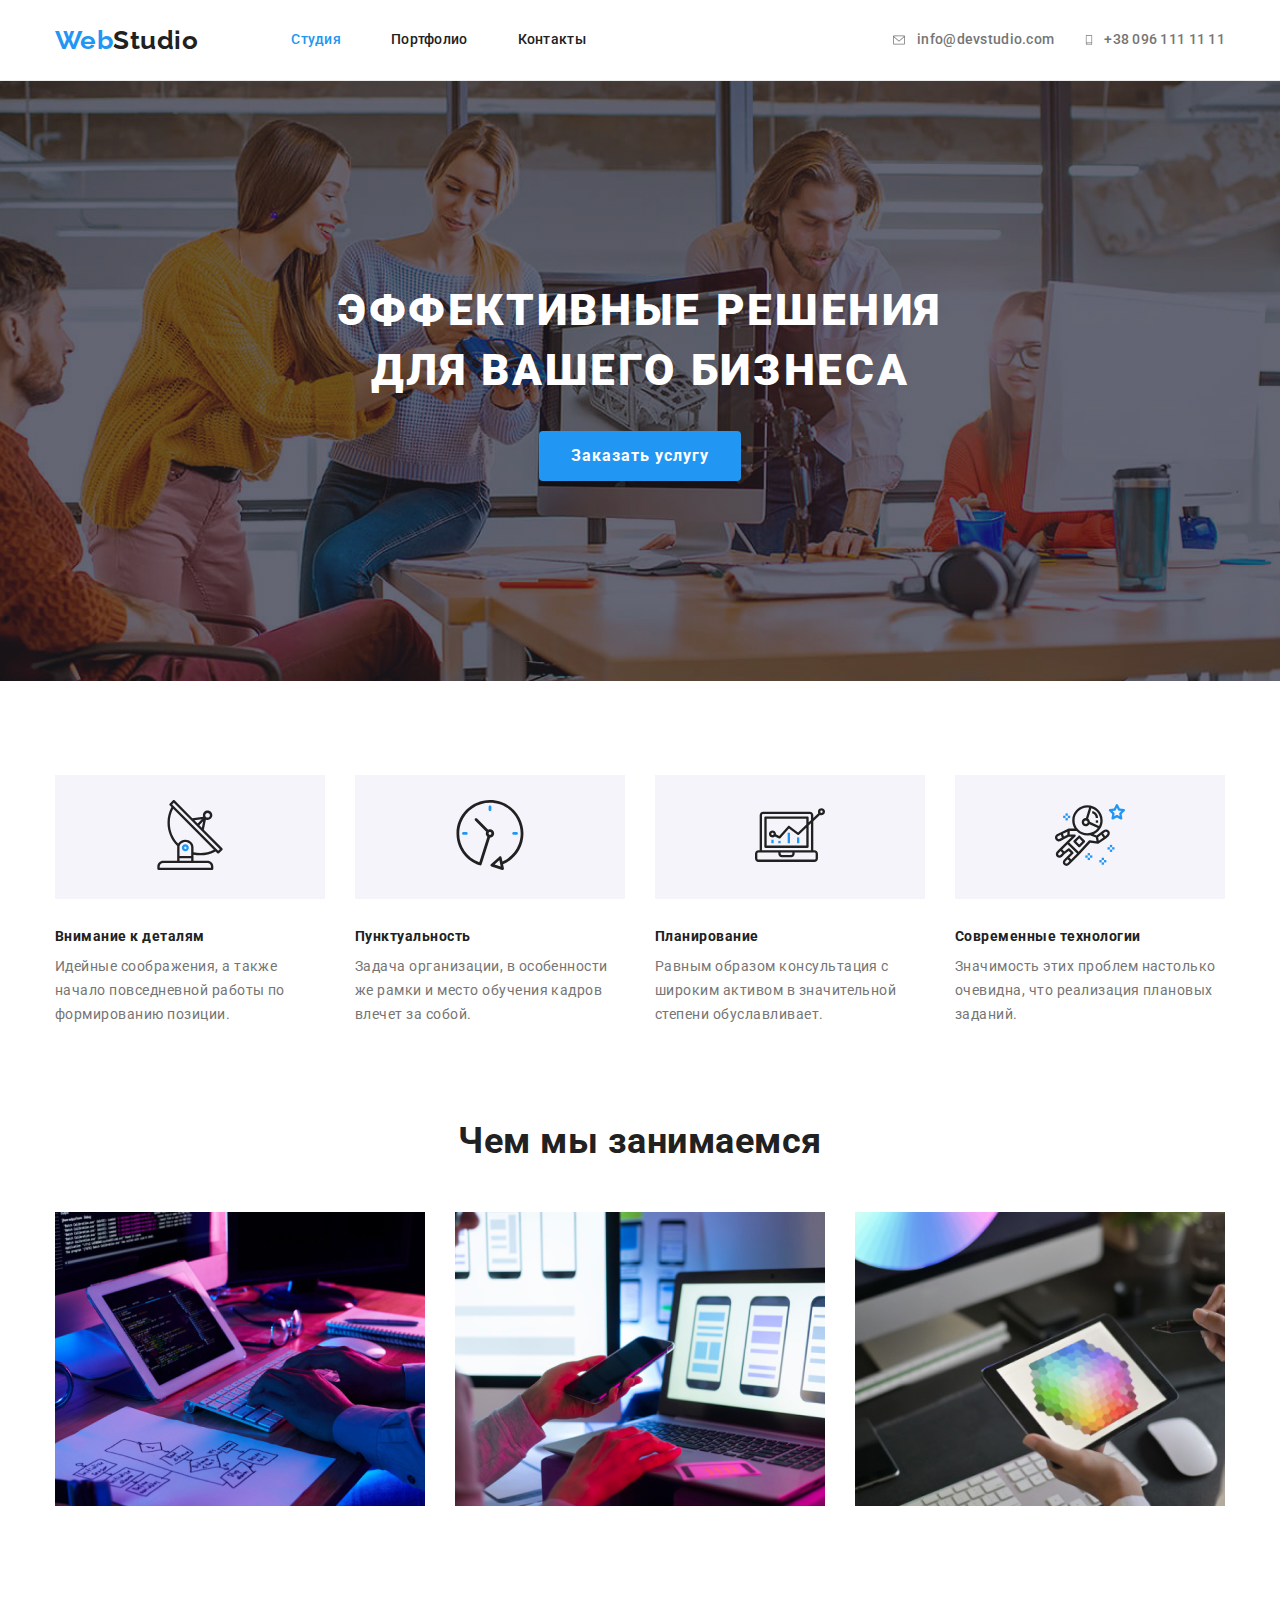
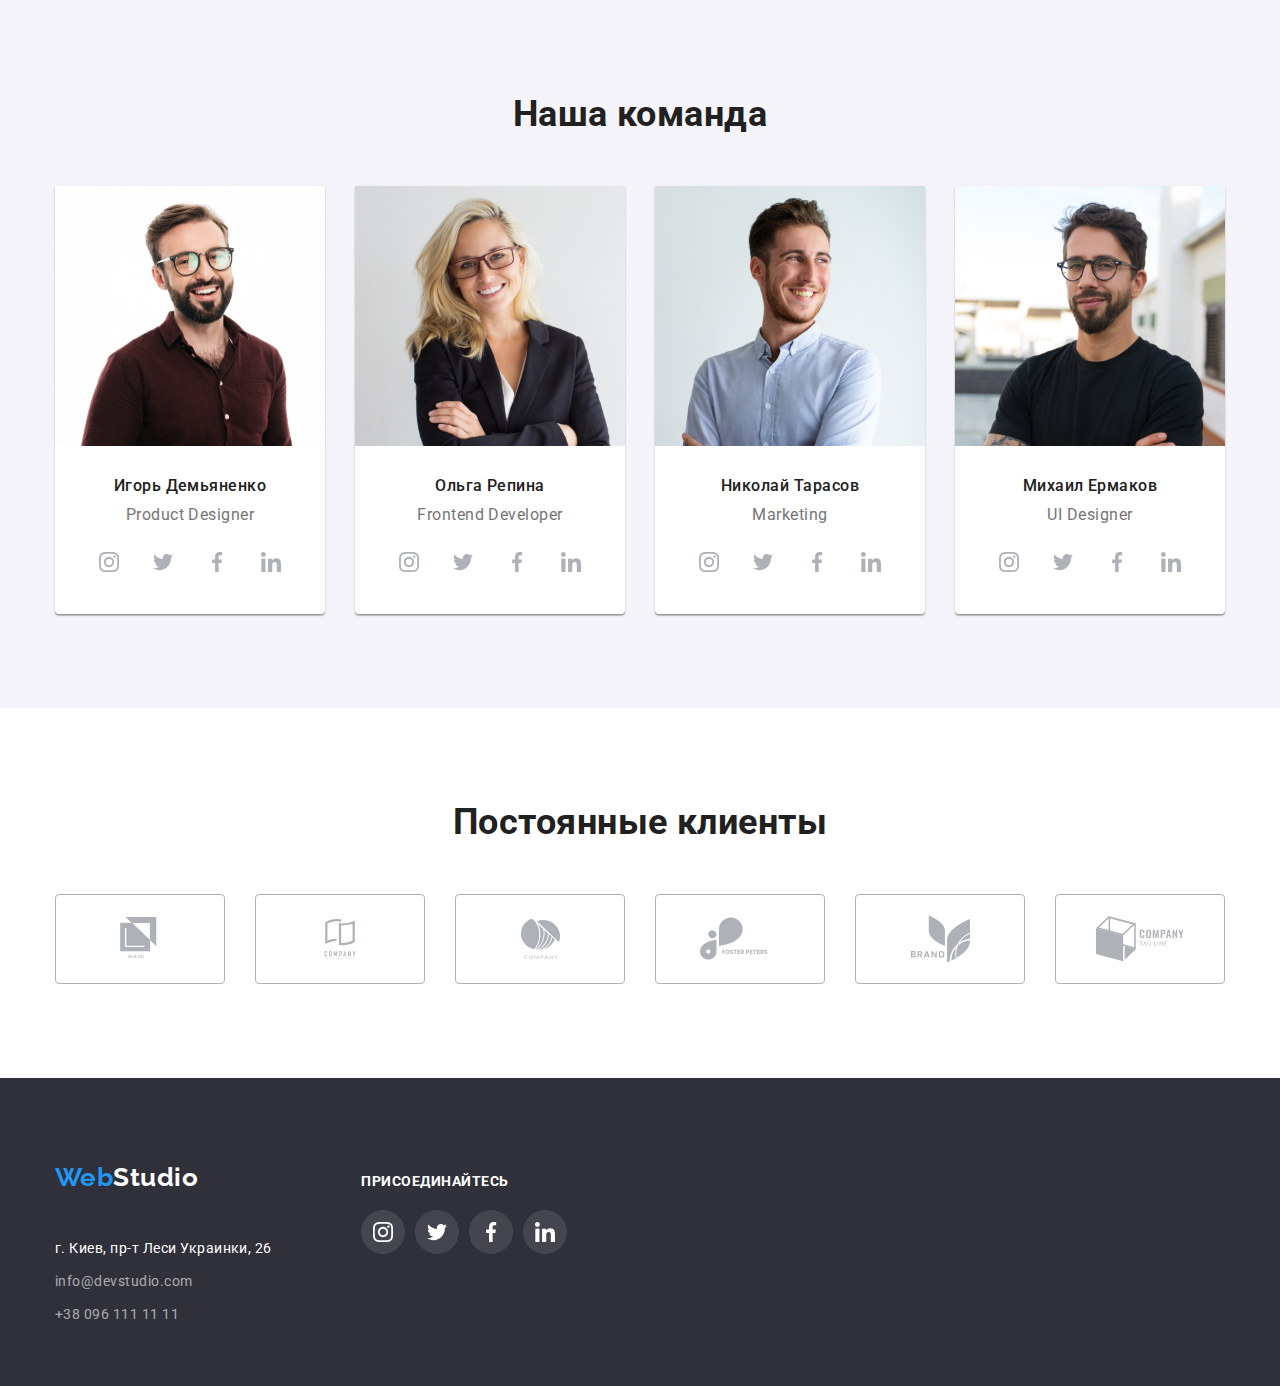
<file: index.html>
<!DOCTYPE html>
<html lang="ru">

<head>
    <meta charset="UTF-8">
    <meta name="viewport" content="width=device-width, initial-scale=1.0">
    <title>Web Studio (Version 2.0)</title>
    <link rel="preconnect" href="https://fonts.gstatic.com">
    <link href="https://fonts.googleapis.com/css2?family=Raleway:wght@700&family=Roboto:wght@400;500;700;900&display=swap" rel="stylesheet">
    <link rel="stylesheet" href="https://cdnjs.cloudflare.com/ajax/libs/modern-normalize/1.0.0/modern-normalize.min.css">
    <link rel="stylesheet" href="./css/style.css">
</head>

<body>
    <!--Шапка сайта-->
    <header class="page-header">
        <div class="header container">
            <nav class="nav">
                <a class="firm-name" href="./index.html"><span class="first-firm-name">Web</span><span
                        class="second-firm-name">Studio</span> </a>
                <ul class="site-nav list">
                    <li class="item"><a class="link current" href="./index.html">Студия</a></li>
                    <li class="item"><a class="link" href="./portfolio.html">Портфолио</a></li>
                    <li class="item"><a class="link" href="">Контакты</a></li>
                </ul>
            </nav>
            <div class="contact">
                <div class="contact-case">
                    <a class="contact link" href="mailto:info@devstudio.com">
                        <svg class="contact-icon" width="16" height="12">
                            <use href="./images/sprite.svg#mail"></use>
                        </svg>
                        info@devstudio.com
                    </a>
                </div>
                <div class="contact-case">
                    <a class="contact link" href="tel:+380961111111">
                        <svg class="contact-icon" width="10" height="16">
                            <use href="./images/sprite.svg#phone"></use>
                        </svg>
                        +38 096 111 11 11
                    </a>
                </div>
            </div>
        </div>
    </header>
    <main>
        <!--Блок герой -->
        <section class="hero">
            <div class="container">
                <h1 class="hero-title">Эффективные решения <br>для вашего бизнеса</h1>
                <button class="hero-button" type="button">Заказать услугу</button>
            </div>            
        </section>

        <!--Особености-->
        <section class="section features">
            <div class="container features">
                <h2 class="visually-hidden">Особености</h2>
                <ul class="features list">
                    <li class="item">
                        <div class="container-features icon">
                            <svg width="70px" height="70px">
                                <use href="./images/sprite.svg#antenna"></use>
                            </svg>
                        </div>
                        <h3 class="title">Внимание к деталям</h3>
                        <p class="text">Идейные соображения, а также начало повседневной работы по формированию позиции.</p>
                    </li>
                    <li class="item">
                        <div class="container-features icon">
                            <svg width="70px" height="70px">
                                <use href="./images/sprite.svg#clock"></use>
                            </svg>
                        </div>
                        <h3 class="title">Пунктуальность</h3>
                        <p class="text">Задача организации, в особенности же рамки и место обучения кадров влечет за собой.</p>
                    </li>
                    <li class="item">
                        <div class="container-features icon">
                            <svg width="70px" height="70px">
                                <use href="./images/sprite.svg#diagram"></use>
                            </svg>
                        </div>
                        <h3 class="title">Планирование</h3>
                        <p class="text">Равным образом консультация с широким активом в значительной степени обуславливает.</p>
                    </li>
                    <li class="item">
                        <div class="container-features icon">
                            <svg width="70px" height="70px">
                                <use href="./images/sprite.svg#astronaut"></use>
                            </svg>
                        </div>
                        <h3 class="title">Современные технологии</h3>
                        <p class="text">Значимость этих проблем настолько очевидна, что реализация плановых заданий.</p>
                    </li>
                </ul>
            </div>
        </section>
        <!--Чем мы занимаемся-->
        <section class="section projects">
            <div class="container">
                <h2 class="section-title">Чем мы занимаемся</h2>
                <ul class="projects list">
                    <li class="item">
                        <a class="link" href="">
                            <img src="./images/man-cody.jpg" alt="Человек кодит" width="370" height="294">
                        </a>
                    </li>
                    <li class="item">
                        <a class="link" href="">
                            <img src="./images/phone-in-hand.jpg" alt="Телефон в руках у человека" width="370" height="294">
                        </a>
                    </li>
                    <li class="item">
                        <a class="link" href="">
                            <img src="./images/tablet-with-a-palette-of-colors.jpg" alt="Планшет с палитрой цветов" width="370"
                                height="294">
                        </a>
                    </li>
                </ul>
            </div>
        </section>
        <!--Наша команда-->
        <section class="section team">
            <div class="container">
                <h2 class="section-title">Наша команда</h2>
                <ul class="team list">
                    <li class="item">
                        <img class="photo" src="./images/Игорь-Демьяненко.jpg" alt="Фотография Игорь Демьяненко" width="270" height="260">
                        <h3 class="staff-name">Игорь Демьяненко</h3>
                        <p class="specialty" lang="en">Product Designer</p>
                        <ul class="social-list list">
                            <li class="social-list item">
                                <a class="social-list link" href="https://www.instagram.com/" target="_blank" rel="noreferrer noopener">
                                    <svg class="social-list-icon" width="20px" height="20px">
                                        <use href="./images/sprite.svg#instagram"></use>
                                    </svg>
                                </a>
                            </li>
                            <li class="social-list item">
                                <a class="social-list link" href="https://www.twitter.com/" target="_blank" rel="noreferrer noopener">
                                    <svg class="social-list-icon" width="20px" height="20px">
                                        <use href="./images/sprite.svg#twitter"></use>
                                    </svg>
                                </a>
                        </li>
                            <li class="social-list item">
                                <a class="social-list link" href="https://www.facebook.com/" target="_blank" rel="noreferrer noopener">
                                    <svg class="social-list-icon" width="20px" height="20px">
                                        <use href="./images/sprite.svg#facebook"></use>
                                    </svg>
                                </a>
                            </li>
                            <li class="social-list item">
                                <a class="social-list link" href="https://www.linkedin.com/" target="_blank" rel="noreferrer noopener">
                                    <svg class="social-list-icon" width="20px" height="20px">
                                        <use href="./images/sprite.svg#linkedin"></use>
                                    </svg>
                                </a>
                            </li>
                        </ul>
                    </li>
                    <li class="item">
                        <img class="photo" src="./images/Ольга-Репина.jpg" alt="Фотография Ольга Репина" width="270" height="260">
                        <h3 class="staff-name">Ольга Репина</h3>
                        <p class="specialty" lang="en">Frontend Developer</p>
                        <ul class="social-list list">
                            <li class="social-list item">
                                <a class="social-list link" href="https://www.instagram.com/" target="_blank" rel="noreferrer noopener">
                                    <svg class="social-list-icon" width="20px" height="20px">
                                        <use href="./images/sprite.svg#instagram"></use>
                                    </svg>
                                </a>
                            </li>
                            <li class="social-list item">
                                <a class="social-list link" href="https://www.twitter.com/" target="_blank" rel="noreferrer noopener">
                                    <svg class="social-list-icon" width="20px" height="20px">
                                        <use href="./images/sprite.svg#twitter"></use>
                                    </svg>
                                </a>
                            </li>
                            <li class="social-list item">
                                <a class="social-list link" href="https://www.facebook.com/" target="_blank" rel="noreferrer noopener">
                                    <svg class="social-list-icon" width="20px" height="20px">
                                        <use href="./images/sprite.svg#facebook"></use>
                                    </svg>
                                </a>
                            </li>
                            <li class="social-list item">
                                <a class="social-list link" href="https://www.linkedin.com/" target="_blank" rel="noreferrer noopener">
                                    <svg class="social-list-icon" width="20px" height="20px">
                                        <use href="./images/sprite.svg#linkedin"></use>
                                    </svg>
                                </a>
                            </li>
                        </ul>
                    </li>
                    <li class="item">
                        <img class="photo" src="./images/Николай-Тарасов.jpg" alt="Фотография Николай Тарасов" width="270" height="260">
                        <h3 class="staff-name">Николай Тарасов</h3>
                        <p class="specialty" lang="en">Marketing</p>
                        <ul class="social-list list">
                            <li class="social-list item">
                                <a class="social-list link" href="https://www.instagram.com/" target="_blank" rel="noreferrer noopener">
                                    <svg class="social-list-icon" width="20px" height="20px">
                                        <use href="./images/sprite.svg#instagram"></use>
                                    </svg>
                                </a>
                            </li>
                            <li class="social-list item">
                                <a class="social-list link" href="https://www.twitter.com/" target="_blank" rel="noreferrer noopener">
                                    <svg class="social-list-icon" width="20px" height="20px">
                                        <use href="./images/sprite.svg#twitter"></use>
                                    </svg>
                                </a>
                            </li>
                            <li class="social-list item">
                                <a class="social-list link" href="https://www.facebook.com/" target="_blank" rel="noreferrer noopener">
                                    <svg class="social-list-icon" width="20px" height="20px">
                                        <use href="./images/sprite.svg#facebook"></use>
                                    </svg>
                                </a>
                            </li>
                            <li class="social-list item">
                                <a class="social-list link" href="https://www.linkedin.com/" target="_blank" rel="noreferrer noopener">
                                    <svg class="social-list-icon" width="20px" height="20px">
                                        <use href="./images/sprite.svg#linkedin"></use>
                                    </svg>
                                </a>
                            </li>
                        </ul>
                    </li>
                    <li class="item">
                        <img class="photo" src="./images/Михаил-Ермаков.jpg" alt="Фотография Михаил Ермаков" width="270" height="260">
                        <h3 class="staff-name">Михаил Ермаков</h3>
                        <p class="specialty" lang="en">UI Designer</p>
                        <ul class="social-list list">
                            <li class="social-list item">
                                <a class="social-list link" href="https://www.instagram.com/" target="_blank" rel="noreferrer noopener">
                                    <svg class="social-list-icon" width="20px" height="20px">
                                        <use href="./images/sprite.svg#instagram"></use>
                                    </svg>
                                </a>
                            </li>
                            <li class="social-list item">
                                <a class="social-list link" href="https://www.twitter.com/" target="_blank" rel="noreferrer noopener">
                                    <svg class="social-list-icon" width="20px" height="20px">
                                        <use href="./images/sprite.svg#twitter"></use>
                                    </svg>
                                </a>
                            </li>
                            <li class="social-list item">
                                <a class="social-list link" href="https://www.facebook.com/" target="_blank" rel="noreferrer noopener">
                                    <svg class="social-list-icon" width="20px" height="20px">
                                        <use href="./images/sprite.svg#facebook"></use>
                                    </svg>
                                </a>
                            </li>
                            <li class="social-list item">
                                <a class="social-list link" href="https://www.linkedin.com/" target="_blank" rel="noreferrer noopener">
                                    <svg class="social-list-icon" width="20px" height="20px">
                                        <use href="./images/sprite.svg#linkedin"></use>
                                    </svg>
                                </a>
                            </li>
                        </ul>
                    </li>
                </ul>
            </div>
        </section>
        <!-- Наши Клиенты -->
        <section class="section clients">
            <div class="container">
                <h2 class="section-title">Постоянные клиенты</h2>
                <ul class="clients list">
                    <li class="clients item">
                        <a class="clients-list link" href="">
                            <svg class="clients-logo" width="44px" hight="49px">
                                <use href="./images/sprite.svg#logo-1"></use>
                            </svg>
                        </a>
                    </li>
                    <li class="clients item">
                        <a class="clients-list link" href="">
                            <svg class="clients-logo" width="40px" hight="52px">
                                <use href="./images/sprite.svg#logo-2"></use>
                            </svg>
                        </a>
                    </li>
                    <li class="clients item">
                        <a class="clients-list link" href="">
                            <svg class="clients-logo" width="41px" hight="43px">
                                <use href="./images/sprite.svg#logo-3"></use>
                            </svg>
                        </a>
                    </li>
                    <li class="clients item">
                        <a class="clients-list link" href="">
                            <svg class="clients-logo" width="80px" hight="42px">
                                <use href="./images/sprite.svg#logo-4"></use>
                            </svg>
                        </a>
                    </li>
                    <li class="clients item">
                        <a class="clients-list link" href="">
                            <svg class="clients-logo" width="59px" hight="47px">
                                <use href="./images/sprite.svg#logo-5"></use>
                            </svg>
                        </a>
                    </li>
                    <li class="clients item">
                        <a class="clients-list link" href="">
                            <svg class="clients-logo" width="88px" hight="45px">
                                <use href="./images/sprite.svg#logo-6"></use>
                            </svg>
                        </a>
                    </li>
                </ul>
            </div>
        </section>
    </main>
    <!--Подвал-->
    <footer class="page-footer">
        <div class="footer container">
            <div class="address-container">
                <a class="firm-name" href="index.html"><span class="first-firm-name">Web</span><span
                        class="third-firm-name">Studio</span> </a>
                <address class="address">
                    <ul class="address list">
                        <li class="item"> <a class="link street" href="https://goo.gl/maps/psgdGGSvyjgULsp37" target="blank">г. Киев,
                                пр-т Леси Украинки, 26</a>
                        </li>
                        <li class="footer-contact item"><a class="link" href="mailto:info@devstudio.com">info@devstudio.com</a>
                        </li>
                        <li class="footer-contact item"><a class="link" href="tel:+380961111111">+38 096 111 11 11</a>
                        </li>
                    </ul>
                </address>
            </div>
            <div class="appeal">
                <p class="accent">Присоединайтесь</p>
                <ul class="social-list list">
                    <li class="social-list item">
                        <a class="footer-social-list link" href="https://www.instagram.com/" target="_blank" rel="noreferrer noopener">
                            <svg class="footer-social-list-icon" width="20px" height="20px">
                                <use href="./images/sprite.svg#instagram"></use>
                            </svg>
                        </a>
                    </li>
                    <li class="social-list item">
                        <a class="footer-social-list link" href="https://www.twitter.com/" target="_blank" rel="noreferrer noopener">
                            <svg class="footer-social-list-icon" width="20px" height="20px">
                                <use href="./images/sprite.svg#twitter"></use>
                            </svg>
                        </a>
                    </li>
                    <li class="social-list item">
                        <a class="footer-social-list link" href="https://www.facebook.com/" target="_blank" rel="noreferrer noopener">
                            <svg class="footer-social-list-icon" width="20px" height="20px">
                                <use href="./images/sprite.svg#facebook"></use>
                            </svg>
                        </a>
                    </li>
                    <li class="social-list item">
                        <a class="footer-social-list link" href="https://www.linkedin.com/" target="_blank" rel="noreferrer noopener">
                            <svg class="footer-social-list-icon" width="20px" height="20px">
                                <use href="./images/sprite.svg#linkedin"></use>
                            </svg>
                        </a>
                    </li>
                </ul>
            </div>
        </div>
    </footer>
</body>

</html>
</file>
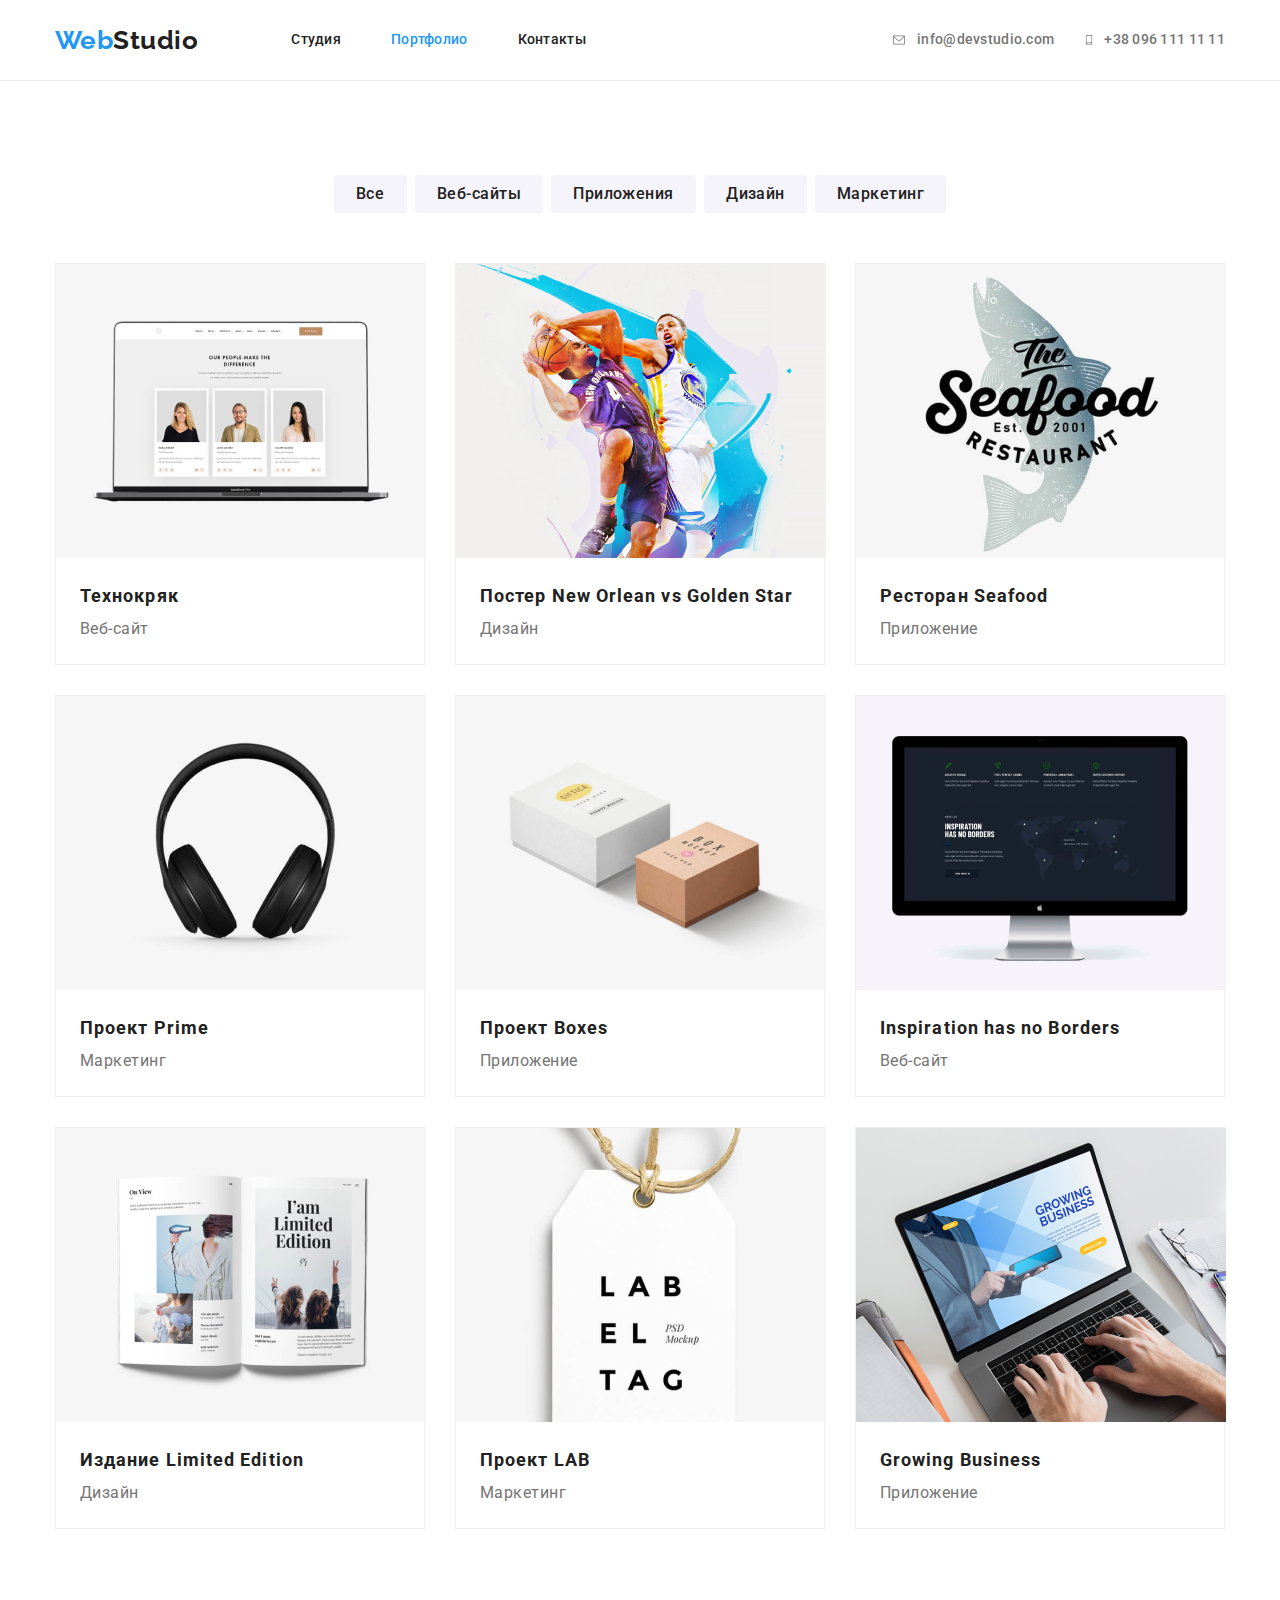
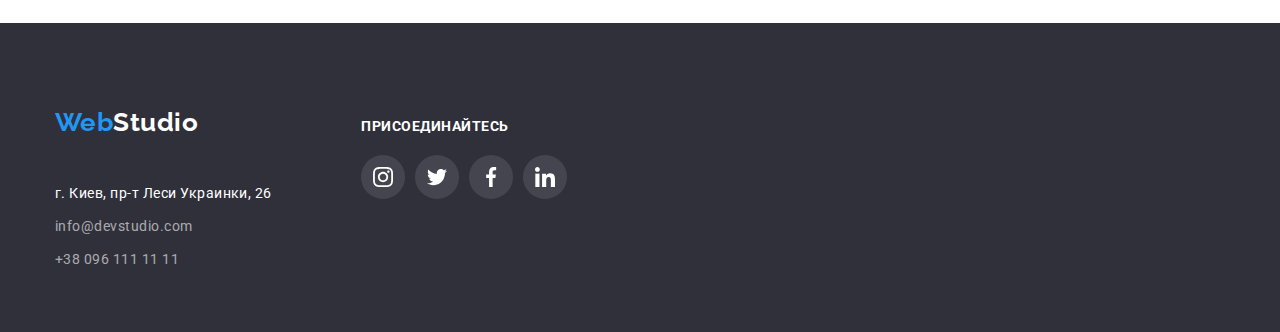
<file: portfolio.html>
<!DOCTYPE html>
<html lang="ru">
<head>
    <meta charset="UTF-8">
    <meta name="viewport" content="width=device-width, initial-scale=1.0">
    <title>Портфолио</title>
    <link href="https://fonts.googleapis.com/css2?family=Raleway:wght@700&family=Roboto:wght@400;500;700;900&display=swap" rel="stylesheet">
    <link rel="stylesheet" href="https://cdnjs.cloudflare.com/ajax/libs/modern-normalize/1.0.0/modern-normalize.min.css">
    <link rel="stylesheet" href="./css/style.css">
</head>
<body>
    <!--Шапка сайта-->
    <header class="page-header">
        <div class="header container">
            <nav class="nav">
                <a class="firm-name" href="./index.html"><span class="first-firm-name">Web</span><span
                        class="second-firm-name">Studio</span> </a>
                <ul class="site-nav list">
                    <li class="item"><a class="link" href="./index.html">Студия</a></li>
                    <li class="item"><a class="link current" href="./portfolio.html">Портфолио</a></li>
                    <li class="item"><a class="link" href="">Контакты</a></li>
                </ul>
            </nav>
            <div class="contact">
                <div class="contact-case">
                    <a class="contact link" href="mailto:info@devstudio.com">
                        <svg class="contact-icon" width="16" height="12">
                            <use href="./images/sprite.svg#mail"></use>
                        </svg>
                        info@devstudio.com
                    </a>
                </div>
                <div class="contact-case">
                    <a class="contact link" href="tel:+380961111111">
                        <svg class="contact-icon" width="10" height="16">
                            <use href="./images/sprite.svg#phone"></use>
                        </svg>
                        +38 096 111 11 11
                    </a>
                </div>
            </div>
        </div>
    </header>
    <main>
        <!-- Портфолио -->
        <section class="section portfolio">
            <div class="container">
                <h2 class="visually-hidden">Портфолио</h2>
                <ul class="portfolio-button list">
                    <li class="button item"><button class="radio-button first" type="button">Все</button></li>
                    <li class="button item"><button class="radio-button second" type="button">Веб-сайты</button></li>
                    <li class="button item"><button class="radio-button third" type="button">Приложения</button></li>
                    <li class="button item"><button class="radio-button fourth" type="button">Дизайн</button></li>
                    <li class="button item"><button class="radio-button fifth" type="button">Маркетинг</button></li>
                </ul>
                <!-- Карточки -->
                <ul class="portfolio list">
                    <li class="portfolio item">
                        <a class="portfolio link" href="">
                            <img src="./images/технокряк.jpg" alt="Фотография ноутбукуа с людьми на заставке" min-width="370" height="294">
                            <div class="portfolio-list-wrapper">
                                <h3 class="image-name">Технокряк</h3>
                                <p class="project-type">Веб-сайт</p>
                            </div>
                        </a>
                    </li>
                    <li class="portfolio item">
                        <a class="portfolio link" href="">
                            <img src="./images/Постер-New-Orlean-vs-Golden-Star.jpg" alt="Постер двух баскетболистов" min-width="370" height="294">
                            <div class="portfolio-list-wrapper">
                                <h3 class="image-name">Постер <span lang="en">New Orlean vs Golden Star</span></h3>
                                <p class="project-type">Дизайн</p>
                            </div>
                        </a>
                    </li>
                    <li class="portfolio item">
                        <a class="portfolio link" href="">
                            <img src="./images/Ресторан-Seafood.jpg" alt="Логотип ресторана" min-width="370" height="294">
                            <div class="portfolio-list-wrapper">
                                <h3 class="image-name">Ресторан <span lang="en">Seafood</span></h3>
                                <p class="project-type">Приложение</p>
                            </div>
                        </a>
                    </li>
                    <li class="portfolio item">
                        <a class="portfolio link" href="">
                            <img src="./images/Проект-Prime.jpg" alt="Картинка наушников" min-width="370" height="294">
                            <div class="portfolio-list-wrapper">
                                <h3 class="image-name">Проект <span lang="en">Prime</span> </h3>
                                <p class="project-type">Маркетинг</p>
                            </div>
                        </a>
                    </li>
                    <li class="portfolio item">
                        <a class="portfolio link" href="">
                            <img src="./images/Проект-Boxes.jpg" alt="Картинка коробок" min-width="370" height="294">
                            <div class="portfolio-list-wrapper">
                                <h3 class="image-name">Проект <span lang="en">Boxes</span> </h3>
                                <p class="project-type">Приложение</p>
                            </div>
                        </a>
                    </li>
                    <li class="portfolio item">
                        <a class="portfolio link" href="">
                            <img src="./images/Inspiration-has-no-Borders.jpg" alt="На экране компьютера показана карта мира" min-width="370" height="294">
                            <div class="portfolio-list-wrapper">
                                <h3 class="image-name" lang="en">Inspiration has no Borders</h3>
                                <p class="project-type">Веб-сайт</p>
                            </div>
                        </a>
                    </li>
                    <li class="portfolio item">
                        <a class="portfolio link" href="">
                            <img src="./images/Издание-Limited-Edition.jpg" alt=" Фотография открытой книги" min-width="370" height="294">
                            <div class="portfolio-list-wrapper">
                               <h3 class="image-name">Издание <span lang="en">Limited Edition</span></h3>
                                <p class="project-type">Дизайн</p> 
                            </div>
                        </a>
                    </li>
                    <li class="portfolio item">
                        <a class="portfolio link" href="">
                            <img src="./images/Проект-LAB.jpg" alt="Фотография этикетки" min-width="370" height="294">
                            <div class="portfolio-list-wrapper">
                                <h3 class="image-name">Проект <span lang="en">LAB</span></h3>
                                <p class="project-type">Маркетинг</p>
                            </div>
                        </a>
                    </li>
                    <li class="portfolio item">
                        <a class="portfolio link" href="">
                            <img src="./images/Growing-Business.jpg" alt="Фотография ноутбука на котором печатают" min-width="370" height="294">
                            <div class="portfolio-list-wrapper">
                                <h3 class="image-name" lang="en">Growing Business</h3>
                                <p class="project-type">Приложение</p>
                            </div>
                        </a>
                    </li>
                </ul>
            </div>
        </section>
    </main>
    <!--Подвал-->
    <footer class="page-footer">
        <div class="footer container">
            <div class="address-container">
                <a class="firm-name" href="index.html"><span class="first-firm-name">Web</span><span
                        class="third-firm-name">Studio</span> </a>
                <address class="address">
                    <ul class="address list">
                        <li class="item"> <a class="link street" href="https://goo.gl/maps/psgdGGSvyjgULsp37"
                                target="blank">г. Киев,
                                пр-т Леси Украинки, 26</a>
                        </li>
                        <li class="footer-contact item"><a class="link"
                                href="mailto:info@devstudio.com">info@devstudio.com</a>
                        </li>
                        <li class="footer-contact item"><a class="link" href="tel:+380961111111">+38 096 111 11 11</a>
                        </li>
                    </ul>
                </address>
            </div>
            <div class="appeal">
                <p class="accent">Присоединайтесь</p>
                <ul class="social-list list">
                    <li class="social-list item">
                        <a class="footer-social-list link" href="https://www.instagram.com/" target="_blank"
                            rel="noreferrer noopener">
                            <svg class="footer-social-list-icon" width="20px" height="20px">
                                <use href="./images/sprite.svg#instagram"></use>
                            </svg>
                        </a>
                    </li>
                    <li class="social-list item">
                        <a class="footer-social-list link" href="https://www.twitter.com/" target="_blank"
                            rel="noreferrer noopener">
                            <svg class="footer-social-list-icon" width="20px" height="20px">
                                <use href="./images/sprite.svg#twitter"></use>
                            </svg>
                        </a>
                    </li>
                    <li class="social-list item">
                        <a class="footer-social-list link" href="https://www.facebook.com/" target="_blank"
                            rel="noreferrer noopener">
                            <svg class="footer-social-list-icon" width="20px" height="20px">
                                <use href="./images/sprite.svg#facebook"></use>
                            </svg>
                        </a>
                    </li>
                    <li class="social-list item">
                        <a class="footer-social-list link" href="https://www.linkedin.com/" target="_blank"
                            rel="noreferrer noopener">
                            <svg class="footer-social-list-icon" width="20px" height="20px">
                                <use href="./images/sprite.svg#linkedin"></use>
                            </svg>
                        </a>
                    </li>
                </ul>
            </div>
        </div>
    </footer>
</body>
</html>
</file>
<file: css/style.css>
/* Цвет оглавлений текста #212121 */
/* Цвет основного текста #757575 */
/* акцент #2196F3 */
/* белый #FFFFFF */
/* вторичный для подвала rgba(255, 255, 255, 0.6); */
/* цвет body фона #FFFFFF */
/* цвет фона команды #f5f4fa */
/* цвет фона героя  #2F303A; */
/* цвет нижней линии в гарое #ECECEC */
:root {
  --main-text-color: #212121;
  --title-text-color: #757575;
  --accent-text: #2196f3;
  --white: #ffffff;
  --background-body-section: #ffffff;
  --background-team-section: #f5f4fa;
  --background-hero-section: #2f303a;
  --footer-link-color: rgba(255, 255, 255, 0.6);
}
/* общие */
body {
  background-color: var(--background-features-section);
  color: var(--main-text-color);

  font-family: Roboto, sans-serif;
  letter-spacing: 0.03em;
}
.list {
  list-style: none;
}
.link {
  text-decoration: none;
}
.section-title {
  margin-top: 0;
  margin-bottom: 50px;

  color: var(--main-text-color);

  font-weight: 700;
  font-size: 36px;
  line-height: 1.16;
  text-align: center;
}
.section {
  padding-bottom: 94px;
}
.container {
  margin-left: auto;
  margin-right: auto;
  padding-left: 15px;
  padding-right: 15px;
  width: 1200px;
}

img {
  display: block;
}
/* Делаем шапку */
.page-header {
  border-bottom: 1px solid #ececec;
  background-color: var(--white);
}

.header.container {
  display: flex;
  align-items: center;
}

/* название фирмы */
.firm-name {
  margin-right: 93px;
  padding-top: 24px;
  padding-bottom: 24px;

  font-family: Raleway, sans-serif;
  font-weight: 700;
  font-size: 26px;
  line-height: 1.19;
  text-decoration: none;
}
.first-firm-name {
  color: var(--accent-text);
}
.second-firm-name {
  color: var(--main-text-color);
}

/* навигация сайта */
.nav {
  display: flex;
  align-items: center;
}

.site-nav.list {
  display: flex;

  margin-top: 0;
  margin-bottom: 0;
}

.site-nav .link {
  display: block;
  padding-top: 32px;
  padding-bottom: 32px;

  color: var(--main-text-color);
}
.site-nav .link:hover,
.site-nav .link:focus {
  color: var(--accent-text);
}

.site-nav .item:not(:last-child) {
  margin-right: 50px;
}

.contact {
  display: flex;

  margin-left: auto;

  color: var(--title-text-color);
}

.contact-icon {
  fill: currentColor;
}

.contact-case:not(:last-child) {
  margin-right: 30px;
}

.contact.link {
  align-items: center;

  padding-top: 32px;
  padding-bottom: 32px;
}

.contact-icon {
  margin-right: 10px;
}

.contact.link:hover,
.contact.link:focus {
  color: var(--accent-text);
}

.contact.link:hover .contact-icon,
.contact.link:focus .contact-icon {
  fill: var(--accent-text);
}

.contact-case {
  display: flex;
  align-items: center;
}

.site-nav.list {
  padding-left: 0;
}
.site-nav.list,
.contact.link {
  font-weight: 500;
  font-size: 14px;
  line-height: 1.14;
  letter-spacing: 0.02em;
}

/* Подсветка актуально открытой страницы */
.link.current {
  color: var(--accent-text);
}

/* делаем блок герой */
.hero {
  background-image: linear-gradient(
      rgba(47, 48, 58, 0.4),
      rgba(47, 48, 58, 0.4)
    ),
    url('../images/bg.jpg');
  background-repeat: no-repeat;
  background-size: cover;
  background-color: var(--background-hero-section);
  background-position: center;

  margin-left: auto;
  margin-right: auto;
  padding-top: 200px;
  padding-bottom: 200px;

  max-width: 1600px;
  min-height: 600px;

  text-align: center;
}

.hero-title {
  margin-top: 0;
  margin-bottom: 30px;
  color: var(--white);

  font-weight: 900;
  font-size: 44px;
  line-height: 1.36;
  letter-spacing: 0.06em;
  text-transform: uppercase;
}
.hero-button {
  display: inline-block;
  padding: 10px 32px;
  border-radius: 4px;
  box-shadow: 0px 4px 4px rgba(0, 0, 0, 0.15);
  border: 0px solid transparent;
  min-width: 200px;

  color: var(--white);
  background-color: var(--accent-text);

  font-family: Roboto, sans-serif;
  font-weight: 700;
  font-size: 16px;
  line-height: 1.88;
  letter-spacing: 0.06em;
}
/* Блок Особеностей */

/* Скрываем назву секции */
.visually-hidden {
  position: absolute;
  width: 1px;
  height: 1px;
  margin: -1px;
  border: 0;
  padding: 0;
  white-space: nowrap;
  clip-path: inset(100%);
  clip: rect(0 0 0 0);
  overflow: hidden;
}

.section.features {
  padding-top: 94px;
}

.features.list {
  display: flex;

  padding-left: 0;
  margin-top: 0;
  margin-bottom: 0;
}

.features.list > .item {
  min-width: 270px;
}

.features.list > .item:not(:last-child) {
  margin-right: 30px;
}

.features.list .title {
  margin-top: 0;
  margin-bottom: 10px;

  color: var(--main-text-color);
  font-weight: 700;
  font-size: 14px;
  line-height: 1.14;
}

.features.list .text {
  margin-top: 0;
  margin-bottom: 0;

  color: var(--title-text-color);

  font-weight: 400;
  font-size: 14px;
  line-height: 1.7;
}

.container-features.icon {
  margin-bottom: 30px;
  padding: 25px 100px;

  background-color: #f5f4fa;
}

/* чем мы занимаемся, все остальное в других блоках, Наша команда*/

.projects.list {
  display: flex;

  padding-left: 0;
  margin-top: 0;
  margin-bottom: 0;
}

.projects.list > .item:not(:last-child) {
  margin-right: 30px;
}

/* наша команда */
.section.team {
  padding-top: 94px;

  background-color: var(--background-team-section);
}

.team.list {
  display: flex;
  text-align: center;

  margin-top: 0;
  margin-bottom: 0;
  padding-left: 0;
}

.team.list > .item {
  box-shadow: 0px 1px 3px rgba(0, 0, 0, 0.12), 0px 1px 1px rgba(0, 0, 0, 0.14),
    0px 2px 1px rgba(0, 0, 0, 0.2);
  border-radius: 0px 0px 4px 4px;

  background-color: #fff;
}

.team.list > .item:not(:last-child) {
  margin-right: 30px;
}

.photo {
  margin-top: 0;
  margin-bottom: 30px;
}

.staff-name {
  margin-top: 0;
  margin-bottom: 10px;

  color: var(--main-text-color);

  font-weight: 500;
  font-size: 16px;
  line-height: 1.19;
}
.specialty {
  margin-top: 0;
  margin-bottom: 16px;

  color: var(--title-text-color);

  font-weight: 400;
  font-size: 16px;
  line-height: 1.19;
}

.social-list.list {
  display: flex;
  justify-content: space-between;

  width: 206px;
  margin: 0 auto;
  margin-bottom: 30px;
  padding-left: 0;
}

.social-list.link {
  display: flex;
  justify-content: center;
  align-items: center;

  width: 44px;
  height: 44px;
  border-radius: 50%;
}

.social-list-icon {
  fill: #afb1b8;
}

.social-list.link:hover,
.social-list.link:focus {
  background-color: var(--accent-text);
}

.social-list.link:hover .social-list-icon,
.social-list.link:focus .social-list-icon {
  fill: var(--white);
}

/* Наши Клиенты */
.section.clients {
  padding-top: 94px;
}

.clients.list {
  display: flex;

  padding: 0;
  margin: 0;
}

.clients.item:not(:last-child) {
  margin-right: 30px;
}

.clients-list.link {
  display: flex;
  justify-content: center;
  align-items: center;

  border: 1px solid #afb1b8;
  border-radius: 4px;

  width: 170px;
  height: 90px;
}

.clients-logo {
  fill: #afb1b8;
}

.clients-list.link:hover .clients-logo,
.clients-list.link:focus .clients-logo {
  fill: var(--accent-text);
}

.clients-list.link:hover,
.clients-list.link:focus {
  border-color: var(--accent-text);
}

/* подвал */
.page-footer {
  padding-top: 60px;
  padding-bottom: 60px;

  background-color: var(--background-hero-section);
}

.footer.container {
  display: flex;
  align-items: baseline;
}

.address-container > .firm-name {
  margin-bottom: 20px;
  display: block;
}
.third-firm-name {
  color: #ffffff;
}

.address-container {
  margin-right: 70px;
}
.address {
  color: var(--white);

  font-style: normal;
  font-weight: 400;
  font-size: 14px;
  line-height: 1.7;
}

.address > .list {
  padding-left: 0;
  margin-top: 0;
  margin-bottom: 0;
}

.address.list > .item:not(:last-child) {
  margin-bottom: 9px;
}

.footer-contact.item {
  display: block;
}
.address.list .link.street {
  color: var(--white);
}

.address.list .link {
  color: var(--footer-link-color);
}

.accent {
  margin-top: 0;
  margin-bottom: 20px;

  text-transform: uppercase;
  color: var(--white);

  font-weight: 700;
  font-size: 14px;
  line-height: 1.14;
}
.appeal .social-list.list {
  margin-bottom: 0;
}

.footer-social-list.link {
  display: flex;
  justify-content: center;
  align-items: center;

  background-color: rgb(255, 255, 255, 0.1);
  border-radius: 50%;

  width: 44px;
  height: 44px;
}

.footer-social-list.link:focus,
.footer-social-list.link:hover {
  background-color: var(--accent-text);
}

.footer-social-list-icon {
  fill: var(--white);
}

/* Страница Портфолио */

.section.portfolio {
  padding-top: 94px;
  padding-bottom: 94px;
}

.portfolio-button.list {
  display: flex;
  justify-content: center;

  margin-top: 0;
  margin-bottom: 50px;
  padding-left: 0;
}

.portfolio-button .radio-button {
  display: inline-block;
  color: var(--main-text-color);
  background-color: var(--background-team-section);
  border-radius: 4px;
  border: 0 solid transparent;
  padding: 6px 22px;

  font-family: Roboto;
  font-weight: 500;
  font-size: 16px;
  line-height: 1.63;
  letter-spacing: 0.03em;
}

.portfolio-button .radio-button:hover,
.portfolio-button .radio-button:focus {
  background-color: var(--accent-text);
  color: var(--white);
  box-shadow: 0px 3px 1px rgba(0, 0, 0, 0.1), 0px 1px 2px rgba(0, 0, 0, 0.08),
    0px 2px 2px rgba(0, 0, 0, 0.12);

  cursor: pointer;
  /* outline: 4px; */
}

.portfolio-button.list > .button.item:not(:last-child) {
  margin-right: 8px;
}

.radio-button.first {
  min-width: 73px;
}

.radio-button.second {
  min-width: 128px;
}

.radio-button.third {
  min-width: 145px;
}

.radio-button.fourth {
  min-width: 103px;
}

.radio-button.fifth {
  min-width: 130px;
}

/* Карточки */

.portfolio.list {
  display: flex;
  flex-wrap: wrap;

  margin-top: 0;
  margin-bottom: 0;
  padding-left: 0;
}

/* маржин 30px, 2маржина в строке, 3 элимента в строке */
.portfolio.item {
  width: calc((100% - 60px) / 3);
  margin-right: 30px;
  border: 1px solid #eeeeee;
}

.portfolio.item:nth-child(3n) {
  margin-right: 0;
}

.portfolio.item:not(:nth-last-child(-n + 3)) {
  margin-bottom: 30px;
}

.portfolio.link {
  display: inline-block;
}

.portfolio.link:hover,
.portfolio.link:focus {
  box-shadow: 0px 1px 1px rgba(0, 0, 0, 0.12), 0px 4px 4px rgba(0, 0, 0, 0.06),
    1px 4px 6px rgba(0, 0, 0, 0.16);
  cursor: pointer;
}

.portfolio-list-wrapper {
  padding: 20px 24px;
}

.image-name {
  margin-top: 0;
  margin-bottom: 0;

  color: var(--main-text-color);

  font-weight: 700;
  font-size: 18px;
  line-height: 2;
  letter-spacing: 0.06em;
}

.project-type {
  margin-top: 0;
  margin-bottom: 0;

  color: var(--title-text-color);

  font-weight: 400;
  font-size: 16px;
  line-height: 1.88;
}
</file>
